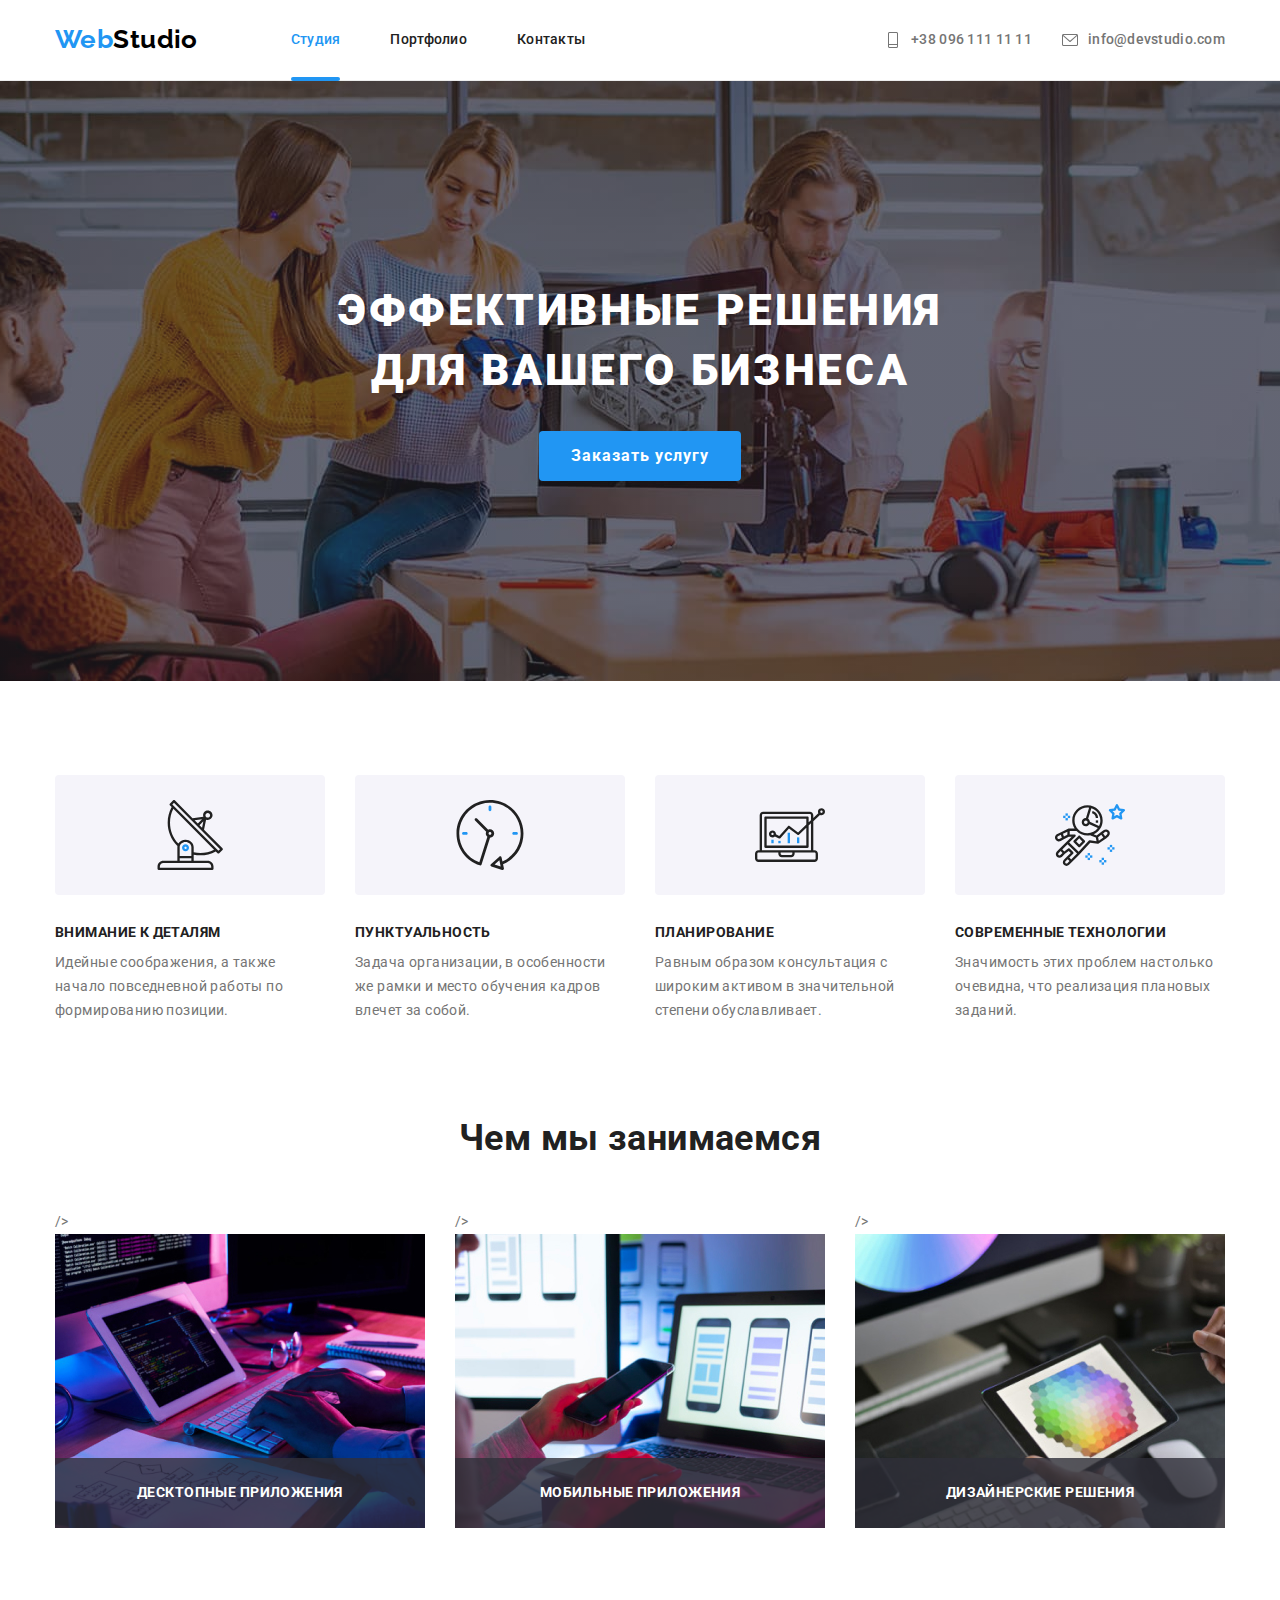
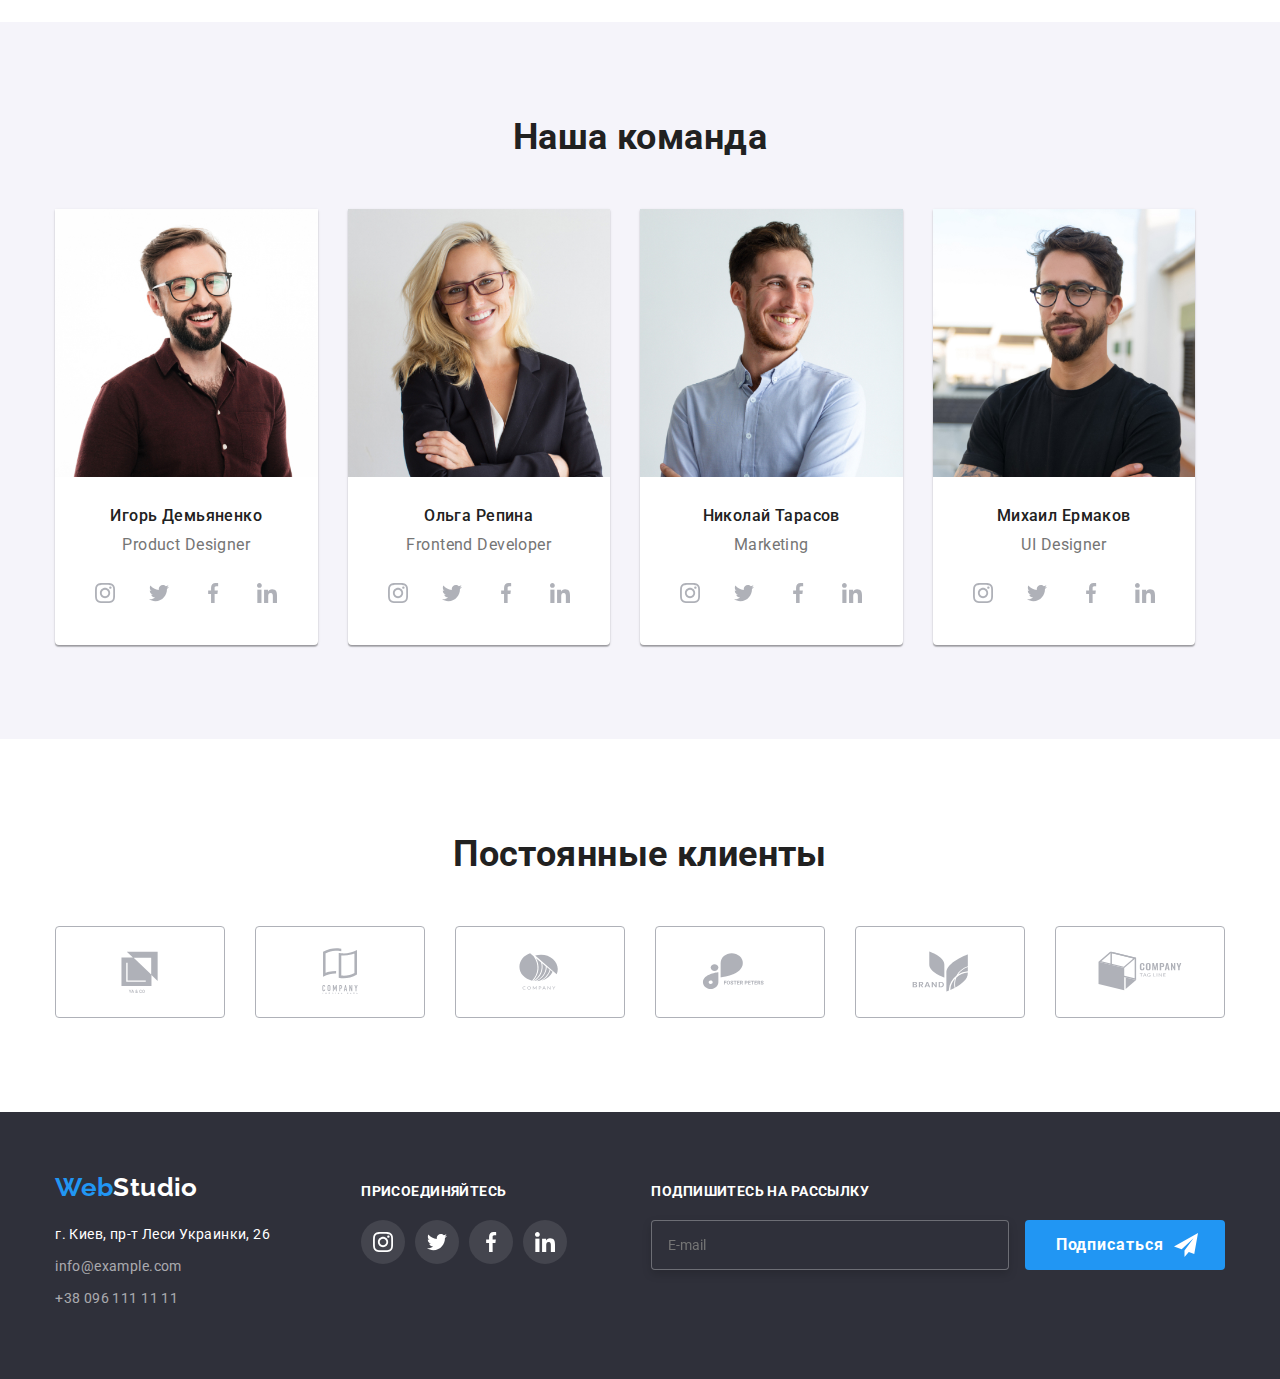
<file: index.html>
<!DOCTYPE html>
<html lang="ru">
	<head>
		<meta charset="UTF-8" />
		<meta http-equiv="X-UA-Compatible" content="IE=edge" />
		<meta name="viewport" content="width=device-width, initial-scale=1.0" />
		<title>Web Studio</title>
		<link rel="preconnect" href="https://fonts.googleapis.com" />
		<link rel="preconnect" href="https://fonts.gstatic.com" crossorigin />
		<link
			href="https://fonts.googleapis.com/css2?family=Raleway:wght@700&family=Roboto:wght@400;500;700;900&display=swap"
			rel="stylesheet"
		/>
		<link
			rel="stylesheet"
			href="https://cdnjs.cloudflare.com/ajax/libs/modern-normalize/1.1.0/modern-normalize.min.css"
		/>

		<link rel="stylesheet" href="./css/main.min.css" />
	</head>

	<body>
		<!--!шапка сайта-->
		<header class="header">
			<div class="container">
				<nav class="header__site-nav">
					<a class="logo logo--position-header" href="./index.html"
						>Web<span class="logo__text">Studio</span></a
					>

					<button
						type="button"
						class="menu-btn"
						data-menu-button
						aria-expanded="false"
						aria-controls="menu-container"
					>
						<svg width="20" height="20" aria-label="Переключатель">
							<use class="icon-menu" href="./images/sprite.svg#menu"></use>
							<use
								class="icon-cross"
								href="./images/sprite.svg#close-menu"
							></use>
						</svg>
					</button>
					<div class="menu-container" id="menu-container" data-menu>
						<ul class="header__list">
							<li class="header__item">
								<a class="header__link header__link--current" href="">Студия</a>
							</li>
							<li class="header__item">
								<a class="header__link" href="./portfolio.html">Портфолио</a>
							</li>
							<li class="header__item">
								<a class="header__link" href="">Контакты</a>
							</li>
						</ul>
						<div class="auth-nav">
							<ul class="auth-nav__list">
								<li class="auth-nav__item">
									<a
										class="auth-nav__link auth-nav__link--color"
										href="tel:+380961111111"
									>
										<svg class="auth-nav__icon">
											<use href="./images/sprite.svg#tel"></use>
										</svg>
										+38 096 111 11 11</a
									>
								</li>
								<li class="auth-nav__item">
									<a class="auth-nav__link" href="emailto:info@devstudio.com">
										<svg class="auth-nav__icon">
											<use href="./images/sprite.svg#mail"></use></svg
										>info@devstudio.com
									</a>
								</li>
							</ul>
						</div>
						<ul class="header__menu-list">
							<li class="header__menu-item">
								<a class="header__social" href="">Instagram</a>
							</li>
							<li class="header__menu-item">
								<a class="header__social" href="">Twitter</a>
							</li>
							<li class="header__menu-item">
								<a class="header__social" href="">Facebook</a>
							</li>
							<li class="header__menu-item">
								<a class="header__social" href="">LinkedIn</a>
							</li>
						</ul>
					</div>
				</nav>
			</div>
		</header>
		<main>
			<!--! Герой -->

			<section class="hero">
				<div class="container">
					<h1 class="hero__title">Эффективные решения для вашего бизнеса</h1>
					<button class="button button--hero" data-modal-open>
						Заказать услугу
					</button>
				</div>
			</section>

			<!--! Преймушества benefits-->
			<section class="section benefits">
				<div class="container">
					<h2 hidden>Преймушества</h2>

					<ul class="benefits__list">
						<li class="benefits__item">
							<div class="benefits__container-icon">
								<svg class="benefits__icon">
									<use href="./images/sprite.svg#antenna"></use>
								</svg>
							</div>

							<h3 class="benefits__title">Внимание к деталям</h3>
							<p>
								Идейные соображения, а также начало повседневной работы по
								формированию позиции.
							</p>
						</li>
						<li class="benefits__item">
							<div class="benefits__container-icon">
								<svg class="benefits__icon">
									<use href="./images/sprite.svg#clock"></use>
								</svg>
							</div>

							<h3 class="benefits__title">Пунктуальность</h3>
							<p>
								Задача организации, в особенности же рамки и место обучения
								кадров влечет за собой.
							</p>
						</li>
						<li class="benefits__item">
							<div class="benefits__container-icon">
								<svg class="benefits__icon">
									<use href="./images/sprite.svg#diagram"></use>
								</svg>
							</div>

							<h3 class="benefits__title">Планирование</h3>
							<p>
								Равным образом консультация с широким активом в значительной
								степени обуславливает.
							</p>
						</li>
						<li class="benefits__item">
							<div class="benefits__container-icon">
								<svg class="benefits__icon">
									<use href="./images/sprite.svg#astronaut"></use>
								</svg>
							</div>

							<h3 class="benefits__title">Современные технологии</h3>
							<p>
								Значимость этих проблем настолько очевидна, что реализация
								плановых заданий.
							</p>
						</li>
					</ul>
				</div>
			</section>
			<!--! Чем занимаемся-->
			<section class="section section--padding work">
				<div class="container">
					<h2 class="section__title">Чем мы занимаемся</h2>
					<ul class="work__list">
						<li class="work__item">
							<div class="work__product-thumb">
								<picture>
									<source
										srcset="
											./img/desk/index/work/work-1.jpg     1x,
											./img/desk/index/work/work-1-@2x.jpg 2x
										"
										media="(min-width: 1200px)"
									/>

									/>
									<img
										src="./img/desk/index/work/work-1.jpg"
										alt="верстка, дизайн, внешнее оформление"
										width="370"
										height="294"
									/>
								</picture>

								<p class="work__text">Десктопные приложения</p>
							</div>
						</li>
						<li class="work__item">
							<div class="work__product-thumb">
								<picture>
									<source
										srcset="
											./img/desk/index/work/work-2.jpg     1x,
											./img/desk/index/work/work-2-@2x.jpg 2x
										"
										media="(min-width: 1200px)"
									/>

									/>
									<img
										src="./img/desk/index/work/work-2.jpg"
										alt="верстка, дизайн, внешнее оформление"
										width="370"
										height="294"
									/>
								</picture>

								<p class="work__text">Мобильные приложения</p>
							</div>
						</li>
						<li class="work__item">
							<div class="work__product-thumb">
								<picture>
									<source
										srcset="
											./img/desk/index/work/work-3.jpg     1x,
											./img/desk/index/work/work-3-@2x.jpg 2x
										"
										media="(min-width: 1200px)"
									/>

									/>
									<img
										src="./img/desk/index/work/work-3.jpg"
										alt="верстка, дизайн, внешнее оформление"
										width="370"
										height="294"
									/>
								</picture>

								<p class="work__text">Дизайнерские решения</p>
							</div>
						</li>
					</ul>
				</div>
			</section>
			<!--! Kоманда-->
			<section class="section team">
				<div class="container">
					<h2 class="section__title">Наша команда</h2>
					<ul class="team__list">
						<li class="team__item">
							<picture>
								<source
									srcset="
										./img/desk/index/team/ihor-des.jpg     1x,
										./img/desk/index/team/ihor-des-@2x.jpg 2x
									"
									media="(min-width: 1200px)"
								/>
								<source
									srcset="
										./img/tab/index/team/ihor-tab.jpg    1x,
										./img/tab/index/team/ihor-tab@2x.jpg 2x
									"
									media="(min-width: 768px)"
								/>
								<source
									srcset="
										./img/mob/index/team/ihor-mob.jpg    1x,
										./img/mob/index/team/ihor-mob@2x.jpg 2x
									"
									media="(min-width: 320px)"
								/>
								<img
									src="./img/desk/index/team/ihor-des.jpg"
									alt="Игорь Демьяненко"
									width="450"
								/>
							</picture>

							<div class="team__card">
								<h3 class="team__title">Игорь Демьяненко</h3>
								<p class="team__text" lang="en">Product Designer</p>
								<ul class="social-network">
									<li class="social-network__item">
										<a href="" class="social-network__link">
											<svg class="social-network__icon">
												<use
													href="./images/sprite.svg#instagram"
													width="20"
													height="20"
												></use>
											</svg>
										</a>
									</li>
									<li class="social-network__item">
										<a href="" class="social-network__link">
											<svg class="social-network__icon">
												<use href="./images/sprite.svg#twitter"></use>
											</svg>
										</a>
									</li>
									<li class="social-network__item">
										<a href="" class="social-network__link">
											<svg class="social-network__icon">
												<use href="./images/sprite.svg#facebook"></use>
											</svg>
										</a>
									</li>
									<li class="social-network__item">
										<a href="" class="social-network__link">
											<svg class="social-network__icon">
												<use href="./images/sprite.svg#linkedin"></use>
											</svg>
										</a>
									</li>
								</ul>
							</div>
						</li>
						<li class="team__item">
							<picture>
								<source
									srcset="
										./img/desk/index/team/ola-des.jpg     1x,
										./img/desk/index/team/ola-des-@2x.jpg 2x
									"
									media="(min-width: 1200px)"
								/>
								<source
									srcset="
										./img/tab/index/team/ola-tab.jpg    1x,
										./img/tab/index/team/ola-tab@2x.jpg 2x
									"
									media="(min-width: 768px)"
								/>
								<source
									srcset="
										./img/mob/index/team/ola-mob.jpg    1x,
										./img/mob/index/team/ola-mob@2x.jpg 2x
									"
									media="(min-width: 320px)"
								/>
								<img
									src="./img/desk/index/team/ola-des.jpg"
									alt="Ольга Репина"
									width="450"
								/>
							</picture>

							<div class="team__card">
								<h3 class="team__title">Ольга Репина</h3>
								<p class="team__text" lang="en">Frontend Developer</p>
								<ul class="social-network">
									<li class="social-network__item">
										<a href="" class="social-network__link">
											<svg class="social-network__icon">
												<use href="./images/sprite.svg#instagram"></use>
											</svg>
										</a>
									</li>
									<li class="social-network__item">
										<a href="" class="social-network__link">
											<svg class="social-network__icon">
												<use href="./images/sprite.svg#twitter"></use>
											</svg>
										</a>
									</li>
									<li class="social-network__item">
										<a href="" class="social-network__link">
											<svg class="social-network__icon">
												<use href="./images/sprite.svg#facebook"></use>
											</svg>
										</a>
									</li>
									<li class="social-network__item">
										<a href="" class="social-network__link">
											<svg class="social-network__icon">
												<use href="./images/sprite.svg#linkedin"></use>
											</svg>
										</a>
									</li>
								</ul>
							</div>
						</li>
						<li class="team__item">
							<picture>
								<source
									srcset="
										./img/desk/index/team/nik-des.jpg     1x,
										./img/desk/index/team/nik-des-@2x.png 2x
									"
									media="(min-width: 1200px)"
								/>
								<source
									srcset="
										./img/tab/index/team/nik-tab.jpg    1x,
										./img/tab/index/team/nik-tab@2x.png 2x
									"
									media="(min-width: 768px)"
								/>
								<source
									srcset="
										./img/mob/index/team/nik-mob.jpg    1x,
										./img/mob/index/team/nik-mob@2x.png 2x
									"
									media="(min-width: 320px)"
								/>
								<img
									src="./img/desk/index/team/nik-des.jpg"
									alt="Николай Тарасов"
									width="450"
								/>
							</picture>

							<div class="team__card">
								<h3 class="team__title">Николай Тарасов</h3>
								<p class="team__text" lang="en">Marketing</p>
								<ul class="social-network">
									<li class="social-network__item">
										<a href="" class="social-network__link">
											<svg class="social-network__icon">
												<use
													href="./images/sprite.svg#instagram"
													width="20"
													height="20"
												></use>
											</svg>
										</a>
									</li>
									<li class="social-network__item">
										<a href="" class="social-network__link">
											<svg class="social-network__icon">
												<use href="./images/sprite.svg#twitter"></use>
											</svg>
										</a>
									</li>
									<li class="social-network__item">
										<a href="" class="social-network__link">
											<svg class="social-network__icon">
												<use href="./images/sprite.svg#facebook"></use>
											</svg>
										</a>
									</li>
									<li class="social-network__item">
										<a href="" class="social-network__link">
											<svg class="social-network__icon">
												<use href="./images/sprite.svg#linkedin"></use>
											</svg>
										</a>
									</li>
								</ul>
							</div>
						</li>
						<li class="team__item">
							<picture>
								<source
									srcset="
										./img/desk/index/team/mix-des.jpg     1x,
										./img/desk/index/team/mix-des-@2x.jpg 2x
									"
									media="(min-width: 1200px)"
								/>
								<source
									srcset="
										./img/tab/index/team/mix-tab.jpg    1x,
										./img/tab/index/team/mix-tab@2x.jpg 2x
									"
									media="(min-width: 768px)"
								/>
								<source
									srcset="
										./img/mob/index/team/mix-mob.jpg    1x,
										./img/mob/index/team/mix-mob@2x.jpg 2x
									"
									media="(min-width: 320px)"
								/>
								<img
									src="./img/desk/index/team/mix-des.jpg"
									alt="Михаил Ермаков"
									width="450"
								/>
							</picture>

							<div class="team__card">
								<h3 class="team__title">Михаил Ермаков</h3>
								<p class="team__text" lang="en">UI Designer</p>
								<ul class="social-network">
									<li class="social-network__item">
										<a href="" class="social-network__link">
											<svg class="social-network__icon">
												<use
													href="./images/sprite.svg#instagram"
													width="20"
													height="20"
												></use>
											</svg>
										</a>
									</li>
									<li class="social-network__item">
										<a href="" class="social-network__link">
											<svg class="social-network__icon">
												<use href="./images/sprite.svg#twitter"></use>
											</svg>
										</a>
									</li>
									<li class="social-network__item">
										<a href="" class="social-network__link">
											<svg class="social-network__icon">
												<use href="./images/sprite.svg#facebook"></use>
											</svg>
										</a>
									</li>
									<li class="social-network__item">
										<a href="" class="social-network__link">
											<svg class="social-network__icon">
												<use href="./images/sprite.svg#linkedin"></use>
											</svg>
										</a>
									</li>
								</ul>
							</div>
						</li>
					</ul>
				</div>
			</section>
			<!--! Клиенты -->
			<section class="section clients">
				<div class="container">
					<h2 class="section__title">Постоянные клиенты</h2>
					<ul class="clients__list">
						<li class="clients__item">
							<a href="" class="clients__link">
								<svg class="clients__icon">
									<use href="./images/sprite.svg#client1"></use></svg
							></a>
						</li>
						<li class="clients__item">
							<a href="" class="clients__link">
								<svg class="clients__icon">
									<use href="./images/sprite.svg#client2"></use></svg
							></a>
						</li>
						<li class="clients__item">
							<a href="" class="clients__link">
								<svg class="clients__icon">
									<use href="./images/sprite.svg#client3"></use>
								</svg>
							</a>
						</li>
						<li class="clients__item">
							<a href="" class="clients__link">
								<svg class="clients__icon">
									<use href="./images/sprite.svg#client4"></use>
								</svg>
							</a>
						</li>
						<li class="clients__item">
							<a href="" class="clients__link">
								<svg class="clients__icon">
									<use href="./images/sprite.svg#client5"></use></svg
							></a>
						</li>
						<li class="clients__item">
							<a href="" class="clients__link">
								<svg class="clients__icon">
									<use href="./images/sprite.svg#client6"></use></svg
							></a>
						</li>
					</ul>
				</div>
			</section>
		</main>
		<!--! Подвал сайта -->
		<footer class="footer">
			<div class="container">
				<div class="footer__flex-container">
					<div class="footer__logo-address">
						<a class="logo logo--position" href="./index.html"
							>Web<span class="logo__text logo__text--color">Studio</span></a
						>
						<address class="footer__address">
							<ul class="footer__list">
								<li class="footer__item">
									<a
										class="footer__link footer__link--color-text"
										href="https://goo.gl/maps/qnMu7uc59vrPXKZr5"
										>г. Киев, пр-т Леси Украинки, 26
									</a>
								</li>
								<li class="footer__item">
									<a class="footer__link" href="mailto:info@devstudio.com">
										info@example.com</a
									>
								</li>
								<li class="footer__item">
									<a class="footer__link" href="tel:+380961111111"
										>+38 096 111 11 11</a
									>
								</li>
							</ul>
						</address>
					</div>

					<div class="footer__social">
						<h2 class="footer__title">присоединяйтесь</h2>
						<ul class="social-network">
							<li class="social-network__item">
								<a
									href=""
									class="social-network__link social-network__link--bgc"
								>
									<svg class="social-network__icon social-network__icon--color">
										<use
											href="./images/sprite.svg#instagram"
											width="20"
											height="20"
										></use>
									</svg>
								</a>
							</li>
							<li class="social-network__item">
								<a
									href=""
									class="social-network__link social-network__link--bgc"
								>
									<svg class="social-network__icon social-network__icon--color">
										<use href="./images/sprite.svg#twitter"></use>
									</svg>
								</a>
							</li>
							<li class="social-network__item">
								<a
									href=""
									class="social-network__link social-network__link--bgc"
								>
									<svg class="social-network__icon social-network__icon--color">
										<use href="./images/sprite.svg#facebook"></use>
									</svg>
								</a>
							</li>
							<li class="social-network__item">
								<a
									href=""
									class="social-network__link social-network__link--bgc"
								>
									<svg class="social-network__icon social-network__icon--color">
										<use href="./images/sprite.svg#linkedin"></use>
									</svg>
								</a>
							</li>
						</ul>
					</div>

					<form class="footer__distribution">
						<h3 class="footer__title">Подпишитесь на рассылку</h3>

						<label class="footer__label">
							<input
								class="footer__email"
								name="emil"
								type="email"
								placeholder="E-mail"
							/>
						</label>
						<button type="submit" class="button button--position">
							Подписаться
						</button>
					</form>
				</div>
			</div>
		</footer>
		<!--! Modal -->
		<div class="backdrop is-hidden" data-modal>
			<div class="modal">
				<svg class="modal__icon" data-modal-close>
					<use href="./images/sprite.svg#close"></use>
				</svg>
				<h3 class="modal__title">Оставьте свои данные, мы вам перезвоним</h3>
				<form class="modal__conteiner">
					<p class="modal__text">Имя</p>
					<label class="modal__label">
						<input name="name" class="modal__input" type="text" />
						<svg class="modal__icons" width="12" height="12">
							<use href="./images/sprite.svg#person"></use>
						</svg>
					</label>

					<p class="modal__text">Телефон</p>
					<label class="modal__label">
						<input name="tel" class="modal__input" type="tel" />
						<svg class="modal__icons" width="18" height="18">
							<use href="./images/sprite.svg#phone"></use>
						</svg>
					</label>

					<p class="modal__text">Почта</p>
					<label class="modal__label">
						<input name="email" class="modal__input" type="email" />
						<svg class="modal__icons" width="16" height="16">
							<use href="./images/sprite.svg#email-black"></use>
						</svg>
					</label>

					<p class="modal__text">Комментарий</p>
					<label class="modal__label">
						<textarea
							class="modal__comment"
							name="comment"
							rows="10"
							placeholder="Введите текст"
						></textarea>
					</label>

					<label class="modal__check">
						<input
							type="checkbox"
							name="check"
							class="visually-hidden icon-box"
						/>
						<span class="modal__icon-check"></span>
						Соглашаюсь с рассылкой и принимаю &nbsp
						<a href="index.html" class="modal__checkbox-link">
							Условия договора
						</a>
					</label>

					<button type="submit" class="button button--form">Отправить</button>
				</form>
			</div>
		</div>
		<!-- ! Script -->
		<script src="./js/modal.js"></script>
		<script src="./js/menu.js"></script>
	</body>
</html>
</file>
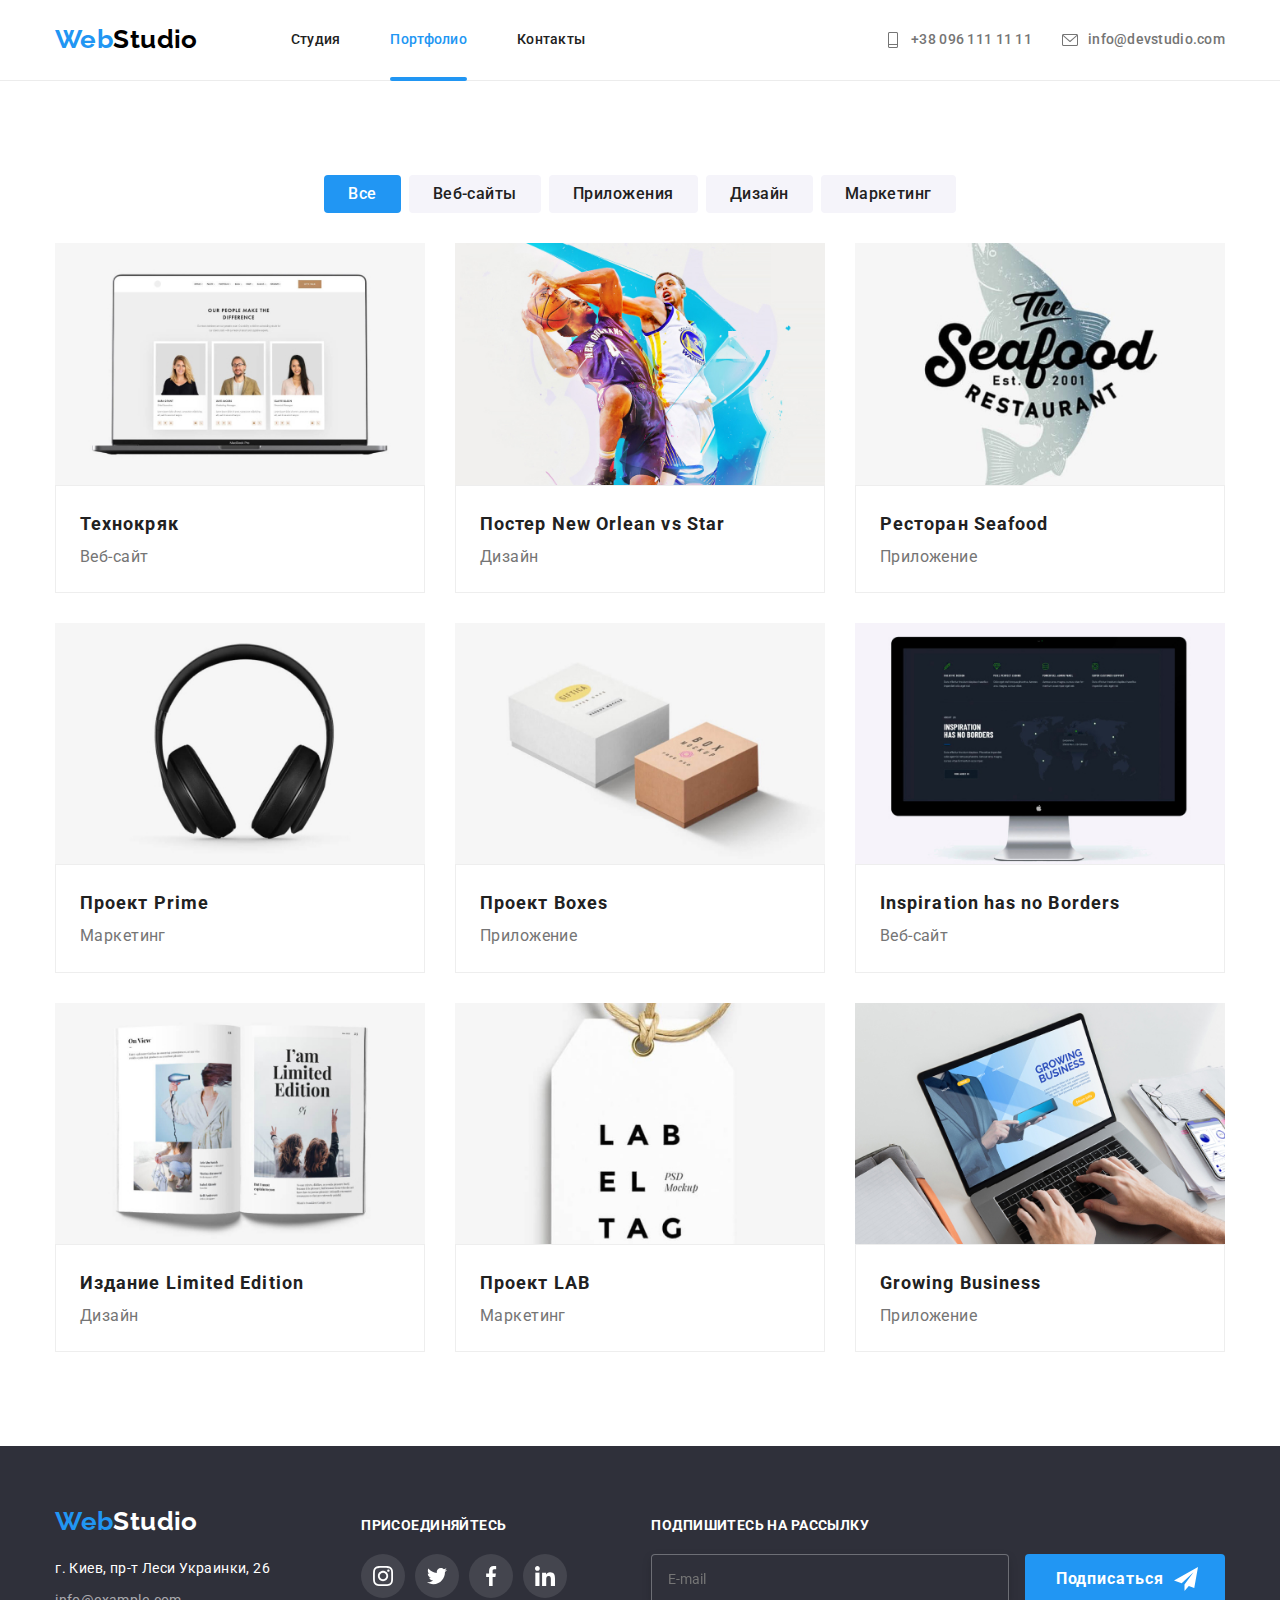
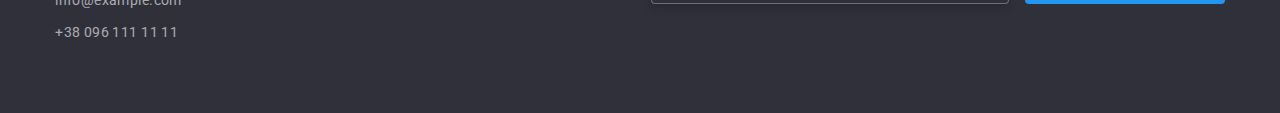
<file: portfolio.html>
<!DOCTYPE html>
<html lang="ru">
	<head>
		<meta charset="UTF-8" />
		<meta http-equiv="X-UA-Compatible" content="IE=edge" />
		<meta name="viewport" content="width=device-width, initial-scale=1.0" />
		<title>Web Studio</title>
		<link rel="preconnect" href="https://fonts.googleapis.com" />
		<link rel="preconnect" href="https://fonts.gstatic.com" crossorigin />
		<link
			href="https://fonts.googleapis.com/css2?family=Raleway:wght@700&family=Roboto:wght@400;500;700;900&display=swap"
			rel="stylesheet"
		/>
		<link
			rel="stylesheet"
			href="https://cdnjs.cloudflare.com/ajax/libs/modern-normalize/1.1.0/modern-normalize.min.css"
		/>

		<link rel="stylesheet" href="./css/main.min.css" />
	</head>

	<body>
		<!--!шапка сайта-->
		<header class="header">
			<div class="container">
				<div class="header__flex-container">
					<nav class="header__site-nav">
						<a class="logo logo--position-header" href="./index.html"
							>Web<span class="logo__text">Studio</span></a
						>

						<button
							type="button"
							class="menu-btn"
							data-menu-button
							aria-expanded="false"
							aria-controls="menu-container"
						>
							<svg width="20" height="20" aria-label="Переключатель">
								<use class="icon-menu" href="./images/sprite.svg#menu"></use>
								<use
									class="icon-cross"
									href="./images/sprite.svg#close-menu"
								></use>
							</svg>
						</button>
						<div class="menu-container" id="menu-container" data-menu>
							<ul class="header__list">
								<li class="header__item">
									<a class="header__link" href="./index.html">Студия</a>
								</li>
								<li class="header__item">
									<a
										class="header__link header__link--current"
										href="./portfolio.html"
										>Портфолио</a
									>
								</li>
								<li class="header__item">
									<a class="header__link" href="">Контакты</a>
								</li>
							</ul>
							<div class="auth-nav">
								<ul class="auth-nav__list">
									<li class="auth-nav__item">
										<a
											class="auth-nav__link auth-nav__link--color"
											href="tel:+380961111111"
										>
											<svg class="auth-nav__icon">
												<use href="./images/sprite.svg#tel"></use>
											</svg>
											+38 096 111 11 11</a
										>
									</li>
									<li class="auth-nav__item">
										<a class="auth-nav__link" href="emailto:info@devstudio.com">
											<svg class="auth-nav__icon">
												<use href="./images/sprite.svg#mail"></use></svg
											>info@devstudio.com
										</a>
									</li>
								</ul>
							</div>
							<ul class="header__menu-list">
								<li>
									<a class="header__social" href="">Instagram</a>
								</li>
								<li>
									<a class="header__social" href="">Twitter</a>
								</li>
								<li>
									<a class="header__social" href="">Facebook</a>
								</li>
								<li>
									<a class="header__social" href="">LinkedIn</a>
								</li>
							</ul>
						</div>
					</nav>
				</div>
			</div>
		</header>
		<main>
			<section class="section portfolio">
				<div class="container">
					<h1 class="visually-hidden">Примеры работ студии</h1>
					<!-- кнопки -->
					<ul class="list-btn">
						<li class="list-btn__item">
							<button type="button" class="btn btn--current">Все</button>
						</li>
						<li class="list-btn__item">
							<button type="button" class="btn">Веб-сайты</button>
						</li>
						<li class="list-btn__item">
							<button type="button" class="btn">Приложения</button>
						</li>
						<li class="list-btn__item">
							<button type="button" class="btn">Дизайн</button>
						</li>
						<li class="list-btn__item">
							<button type="button" class="btn">Маркетинг</button>
						</li>
					</ul>
					<!-- Карточки портфолио -->
					<ul class="portfolio__card-list">
						<li class="portfolio__item">
							<a class="portfolio__link" href="">
								<div class="portfolio__card-thumb">
									<picture>
										<source
											srcset="
												./img/desk/portfolio/img-1-des-.jpg    1x,
												./img/desk/portfolio/img-1-des-@2x.jpg 2x
											"
											media="(min-width: 1200px)"
										/>
										<source
											srcset="
												./img/tab/portfolio/img-1-tab-.jpg    1x,
												./img/tab/portfolio/img-1-tab-@2x.jpg 2x
											"
											media="(min-width: 768px)"
										/>
										<source
											srcset="
												./img/mob/portfolio/img-1-mob-.jpg    1x,
												./img/mob/portfolio/img-1-mob-@2x.jpg 2x
											"
											media="(min-width: 320px)"
										/>
										<img
											src="./img/desk/portfolio/img-1-des-.jpg"
											alt="Веб-сайт"
											height="294"
											width="450"
										/>
									</picture>

									<p class="portfolio__card-text">
										Ресурс предлагает комплексные предложения с разным уровнем
										функционала и сервисов. Все это позволит посетителю получить
										исчерпывающие сведения о компании или частном лице.
									</p>
								</div>
								<div class="portfolio__card-content">
									<h2 class="portfolio__title">Технокряк</h2>
									<p class="portfolio__text">Веб-сайт</p>
								</div>
							</a>
						</li>
						<li class="portfolio__item">
							<a class="portfolio__link" href="">
								<div class="portfolio__card-thumb">
									<picture>
										<source
											srcset="
												./img/desk/portfolio/img-2-des-.jpg    1x,
												./img/desk/portfolio/img-2-des-@2x.jpg 2x
											"
											media="(min-width: 1200px)"
										/>
										<source
											srcset="
												./img/tab/portfolio/img-2-tab-.jpg    1x,
												./img/tab/portfolio/img-2-tab-@2x.jpg 2x
											"
											media="(min-width: 768px)"
										/>
										<source
											srcset="
												./img/mob/portfolio/img-2-mob-.jpg    1x,
												./img/mob/portfolio/img-2-mob-@2x.jpg 2x
											"
											media="(min-width: 320px)"
										/>
										<img
											src="./img/desk/portfolio/img-2-des-.jpg"
											alt="Постер New Orlean vs
							Golden Star"
											height="294"
											width="450"
										/>
									</picture>

									<p class="portfolio__card-text">
										Ресурс предлагает комплексные предложения с разным уровнем
										функционала и сервисов. Все это позволит посетителю получить
										исчерпывающие сведения о компании или частном лице.
									</p>
								</div>
								<div class="portfolio__card-content">
									<h2 class="portfolio__title">Постер New Orlean vs Star</h2>
									<p class="portfolio__text">Дизайн</p>
								</div>
							</a>
						</li>
						<li class="portfolio__item">
							<a class="portfolio__link" href="">
								<div class="portfolio__card-thumb">
									<picture>
										<source
											srcset="
												./img/desk/portfolio/img-3-des-.jpg    1x,
												./img/desk/portfolio/img-3-des-@2x.jpg 2x
											"
											media="(min-width: 1200px)"
										/>
										<source
											srcset="
												./img/tab/portfolio/img-3-tab-.jpg    1x,
												./img/tab/portfolio/img-3-tab-@2x.jpg 2x
											"
											media="(min-width: 768px)"
										/>
										<source
											srcset="
												./img/mob/portfolio/img-3-mob-.jpg    1x,
												./img/mob/portfolio/img-3-mob-@2x.jpg 2x
											"
											media="(min-width: 320px)"
										/>
										<img
											src="./img/desk/portfolio/img-3-des-.jpg"
											alt="Приложение Ресторан
							Seafood"
											height="294"
											width="450"
										/>
									</picture>

									<p class="portfolio__card-text">
										Ресурс предлагает комплексные предложения с разным уровнем
										функционала и сервисов. Все это позволит посетителю получить
										исчерпывающие сведения о компании или частном лице.
									</p>
								</div>
								<div class="portfolio__card-content">
									<h2 class="portfolio__title">Ресторан Seafood</h2>
									<p class="portfolio__text">Приложение</p>
								</div>
							</a>
						</li>
						<li class="portfolio__item">
							<a class="portfolio__link" href="">
								<div class="portfolio__card-thumb">
									<picture>
										<source
											srcset="
												./img/desk/portfolio/img-4-des-.jpg    1x,
												./img/desk/portfolio/img-4-des-@2x.jpg 2x
											"
											media="(min-width: 1200px)"
										/>
										<source
											srcset="
												./img/tab/portfolio/img-4-tab-.jpg    1x,
												./img/tab/portfolio/img-4-tab-@2x.jpg 2x
											"
											media="(min-width: 768px)"
										/>
										<source
											srcset="
												./img/mob/portfolio/img-4-mob-.jpg    1x,
												./img/mob/portfolio/img-4-mob-@2x.jpg 2x
											"
											media="(min-width: 320px)"
										/>
										<img
											src="./img/desk/portfolio/img-4-des-.jpg"
											alt="Проект Prime"
											height="294"
											width="450"
										/>
									</picture>

									<p class="portfolio__card-text">
										Ресурс предлагает комплексные предложения с разным уровнем
										функционала и сервисов. Все это позволит посетителю получить
										исчерпывающие сведения о компании или частном лице.
									</p>
								</div>
								<div class="portfolio__card-content">
									<h2 class="portfolio__title">Проект Prime</h2>
									<p class="portfolio__text">Маркетинг</p>
								</div>
							</a>
						</li>
						<li class="portfolio__item">
							<a class="portfolio__link" href="">
								<div class="portfolio__card-thumb">
									<picture>
										<source
											srcset="
												./img/desk/portfolio/img-5-des-.jpg    1x,
												./img/desk/portfolio/img-5-des-@2x.jpg 2x
											"
											media="(min-width: 1200px)"
										/>
										<source
											srcset="
												./img/tab/portfolio/img-5-tab-.jpg    1x,
												./img/tab/portfolio/img-5-tab-@2x.jpg 2x
											"
											media="(min-width: 768px)"
										/>
										<source
											srcset="
												./img/mob/portfolio/img-5-mob-.jpg    1x,
												./img/mob/portfolio/img-5-mob-@2x.jpg 2x
											"
											media="(min-width: 320px)"
										/>
										<img
											src="./img/desk/portfolio/img-5-des-.jpg"
											alt="Проект Boxes"
											height="294"
											width="450"
										/>
									</picture>

									<p class="portfolio__card-text">
										Ресурс предлагает комплексные предложения с разным уровнем
										функционала и сервисов. Все это позволит посетителю получить
										исчерпывающие сведения о компании или частном лице.
									</p>
								</div>

								<div class="portfolio__card-content">
									<h2 class="portfolio__title">Проект Boxes</h2>
									<p class="portfolio__text">Приложение</p>
								</div>
							</a>
						</li>
						<li class="portfolio__item">
							<a class="portfolio__link" href="">
								<div class="portfolio__card-thumb">
									<picture>
										<source
											srcset="
												./img/desk/portfolio/img-6-des-.jpg    1x,
												./img/desk/portfolio/img-6-des-@2x.jpg 2x
											"
											media="(min-width: 1200px)"
										/>
										<source
											srcset="
												./img/tab/portfolio/img-6-tab-.jpg    1x,
												./img/tab/portfolio/img-6-tab-@2x.jpg 2x
											"
											media="(min-width: 768px)"
										/>
										<source
											srcset="
												./img/mob/portfolio/img-6-mob-.jpg    1x,
												./img/mob/portfolio/img-6-mob-@2x.jpg 2x
											"
											media="(min-width: 320px)"
										/>
										<img
											src="./img/desk/portfolio/img-6-des-.jpg"
											alt="Inspiration has no
							Borders"
											height="294"
											width="450"
										/>
									</picture>

									<p class="portfolio__card-text">
										Ресурс предлагает комплексные предложения с разным уровнем
										функционала и сервисов. Все это позволит посетителю получить
										исчерпывающие сведения о компании или частном лице.
									</p>
								</div>

								<div class="portfolio__card-content">
									<h2 class="portfolio__title">Inspiration has no Borders</h2>
									<p class="portfolio__text">Веб-сайт</p>
								</div>
							</a>
						</li>
						<li class="portfolio__item">
							<a class="portfolio__link" href="">
								<div class="portfolio__card-thumb">
									<picture>
										<source
											srcset="
												./img/desk/portfolio/img-7-des-.jpg    1x,
												./img/desk/portfolio/img-7-des-@2x.jpg 2x
											"
											media="(min-width: 1200px)"
										/>
										<source
											srcset="
												./img/tab/portfolio/img-7-tab-.jpg    1x,
												./img/tab/portfolio/img-7-tab-@2x.jpg 2x
											"
											media="(min-width: 768px)"
										/>
										<source
											srcset="
												./img/mob/portfolio/img-7-mob-.jpg    1x,
												./img/mob/portfolio/img-7-mob-@2x.jpg 2x
											"
											media="(min-width: 320px)"
										/>
										<img
											src="./img/desk/portfolio/img-7-des-.jpg"
											alt="Издание Limited
							Edition"
											height="294"
											width="450"
										/>
									</picture>

									<p class="portfolio__card-text">
										Ресурс предлагает комплексные предложения с разным уровнем
										функционала и сервисов. Все это позволит посетителю получить
										исчерпывающие сведения о компании или частном лице.
									</p>
								</div>

								<div class="portfolio__card-content">
									<h2 class="portfolio__title">Издание Limited Edition</h2>
									<p class="portfolio__text">Дизайн</p>
								</div>
							</a>
						</li>
						<li class="portfolio__item">
							<a class="portfolio__link" href="">
								<div class="portfolio__card-thumb">
									<picture>
										<source
											srcset="
												./img/desk/portfolio/img-8-des-.jpg    1x,
												./img/desk/portfolio/img-8-des-@2x.jpg 2x
											"
											media="(min-width: 1200px)"
										/>
										<source
											srcset="
												./img/tab/portfolio/img-8-tab-.jpg    1x,
												./img/tab/portfolio/img-8-tab-@2x.jpg 2x
											"
											media="(min-width: 768px)"
										/>
										<source
											srcset="
												./img/mob/portfolio/img-8-mob-.jpg    1x,
												./img/mob/portfolio/img-8-mob-@2x.jpg 2x
											"
											media="(min-width: 320px)"
										/>
										<img
											src="./img/desk/portfolio/img-8-des-.jpg"
											alt="Проект LAB"
											height="294"
											width="450"
										/>
									</picture>

									<p class="portfolio__card-text">
										Ресурс предлагает комплексные предложения с разным уровнем
										функционала и сервисов. Все это позволит посетителю получить
										исчерпывающие сведения о компании или частном лице.
									</p>
								</div>

								<div class="portfolio__card-content">
									<h2 class="portfolio__title">Проект LAB</h2>
									<p class="portfolio__text">Маркетинг</p>
								</div>
							</a>
						</li>
						<li class="portfolio__item">
							<a class="portfolio__link" href="">
								<div class="portfolio__card-thumb">
									<picture>
										<source
											srcset="
												./img/desk/portfolio/img-9-des-.jpg    1x,
												./img/desk/portfolio/img-9-des-@2x.jpg 2x
											"
											media="(min-width: 1200px)"
										/>
										<source
											srcset="
												./img/tab/portfolio/img-9-tab-.jpg    1x,
												./img/tab/portfolio/img-9-tab-@2x.jpg 2x
											"
											media="(min-width: 768px)"
										/>
										<source
											srcset="
												./img/mob/portfolio/img-9-mob-.jpg    1x,
												./img/mob/portfolio/img-9-mob-@2x.jpg 2x
											"
											media="(min-width: 320px)"
										/>
										<img
											src="./img/desk/portfolio/img-9-des-.jpg"
											alt="Growing
									Business"
											height="294"
											width="450"
										/>
									</picture>

									<p class="portfolio__card-text">
										Ресурс предлагает комплексные предложения с разным уровнем
										функционала и сервисов. Все это позволит посетителю получить
										исчерпывающие сведения о компании или частном лице.
									</p>
								</div>

								<div class="portfolio__card-content">
									<h2 class="portfolio__title">Growing Business</h2>
									<p class="portfolio__text">Приложение</p>
								</div>
							</a>
						</li>
					</ul>
				</div>
			</section>
		</main>
		<!-- подвал сайта -->
		<!--! Подвал сайта -->
		<footer class="footer">
			<div class="container">
				<div class="footer__flex-container">
					<div class="footer__logo-address">
						<a class="logo logo--position" href="./index.html"
							>Web<span class="logo__text logo__text--color">Studio</span></a
						>
						<address class="footer__address">
							<ul class="footer__list">
								<li class="footer__item">
									<a
										class="footer__link footer__link--color-text"
										href="https://goo.gl/maps/qnMu7uc59vrPXKZr5"
										>г. Киев, пр-т Леси Украинки, 26
									</a>
								</li>
								<li class="footer__item">
									<a class="footer__link" href="mailto:info@devstudio.com">
										info@example.com</a
									>
								</li>
								<li class="footer__item">
									<a class="footer__link" href="tel:+380961111111"
										>+38 096 111 11 11</a
									>
								</li>
							</ul>
						</address>
					</div>

					<div class="footer__social">
						<h2 class="footer__title">присоединяйтесь</h2>
						<ul class="social-network">
							<li class="social-network__item">
								<a
									href=""
									class="social-network__link social-network__link--bgc"
								>
									<svg class="social-network__icon social-network__icon--color">
										<use
											href="./images/sprite.svg#instagram"
											width="20"
											height="20"
										></use>
									</svg>
								</a>
							</li>
							<li class="social-network__item">
								<a
									href=""
									class="social-network__link social-network__link--bgc"
								>
									<svg class="social-network__icon social-network__icon--color">
										<use href="./images/sprite.svg#twitter"></use>
									</svg>
								</a>
							</li>
							<li class="social-network__item">
								<a
									href=""
									class="social-network__link social-network__link--bgc"
								>
									<svg class="social-network__icon social-network__icon--color">
										<use href="./images/sprite.svg#facebook"></use>
									</svg>
								</a>
							</li>
							<li class="social-network__item">
								<a
									href=""
									class="social-network__link social-network__link--bgc"
								>
									<svg class="social-network__icon social-network__icon--color">
										<use href="./images/sprite.svg#linkedin"></use>
									</svg>
								</a>
							</li>
						</ul>
					</div>

					<form class="footer__distribution">
						<h3 class="footer__title">Подпишитесь на рассылку</h3>

						<label class="footer__label">
							<input
								class="footer__email"
								name="emil"
								type="email"
								placeholder="E-mail"
							/>
						</label>
						<button type="submit" class="button button--position">
							Подписаться
						</button>
					</form>
				</div>
			</div>
		</footer>
		<script src="./js/menu.js"></script>
	</body>
</html>
</file>
<file: css/main.min.css>
:root{--anmation: 250ms cubic-bezier(0.4, 0, 0.2, 1);--primary-text-color: #757575;--title-text-color: #212121;--accent-color: #2196f3;--primary-white-color: #ffffff;--primary-bg-color: #f5f4fa;--bgc-color-section: #2f303a;--background-color-primary: #e5e5e5;--primary-black-color: #000000;--text-color-a-canal: rgba(255, 255, 255, 0.6);--card-set-gap: 30px}.visually-hidden{position:absolute;white-space:nowrap;width:1px;height:1px;overflow:hidden;border:0;padding:0;clip:rect(0 0 0 0);-webkit-clip-path:inset(50%);clip-path:inset(50%);margin:-1px}h1,h2,h3,p{margin:0;padding:0}ol,ul{list-style:none;padding:0;margin:0}body{color:var(--primary-text-color);background-color:var(--primary-white-color);font-family:Roboto, sans-serif;letter-spacing:0.03em;font-size:14px;line-height:1.71;font-weight:400}body.modal-open{overflow:hidden}img{display:block;max-width:100%;height:auto}.section{padding-top:60px;padding-bottom:60px}@media screen and (min-width: 1200px){.section{padding-top:94px;padding-bottom:94px}}.section__title{margin-bottom:30px;font-weight:700;font-size:28px;line-height:1.2;text-align:center;color:var(--title-text-color)}@media screen and (min-width: 1200px){.section__title{margin-bottom:50px;font-size:36px}}.container{padding-left:15px;padding-right:15px;margin-right:auto;margin-left:auto}@media screen and (min-width: 480px){.container{width:480px}}@media screen and (min-width: 768px){.container{width:768px}}@media screen and (min-width: 1200px){.container{width:1200px}}.button{display:inline-block;min-width:200px;min-height:50px;font-weight:700;font-size:16px;line-height:1.88;letter-spacing:0.06em;cursor:pointer;border-radius:4px;border:none;background:var(--accent-color);color:var(--primary-white-color);-webkit-transition:background-color var(--anmation),color var(--anmation);transition:background-color var(--anmation),color var(--anmation)}.button:hover,.button:focus{background:#188ce8;-webkit-box-shadow:0px 4px 4px rgba(0,0,0,0.15);box-shadow:0px 4px 4px rgba(0,0,0,0.15)}.button--hero{padding:10px 32px}.btn{padding:6px 24px;font-weight:500;font-size:16px;line-height:1.62;letter-spacing:0.03em;color:var(--title-text-color);background:var(--primary-bg-color);border-radius:4px;border:none;-webkit-transition:color var(--anmation),background-color var(--anmation);transition:color var(--anmation),background-color var(--anmation)}.btn:hover,.btn:focus{color:var(--primary-white-color);background-color:var(--accent-color);-webkit-box-shadow:0px 3px 1px rgba(0,0,0,0.1),0px 1px 2px rgba(0,0,0,0.08),0px 2px 2px rgba(0,0,0,0.12);box-shadow:0px 3px 1px rgba(0,0,0,0.1),0px 1px 2px rgba(0,0,0,0.08),0px 2px 2px rgba(0,0,0,0.12)}.btn--current{background-color:var(--accent-color);color:var(--primary-white-color)}.list-btn{margin-bottom:40px;display:-webkit-box;display:-ms-flexbox;display:flex}@media screen and (min-width: 1200px){.list-btn{-webkit-box-pack:center;-ms-flex-pack:center;justify-content:center}}@media screen and (min-width: 768px){.list-btn{margin-bottom:30px}}@media screen and (max-width: 1199px){.list-btn{-ms-flex-wrap:wrap;flex-wrap:wrap;-webkit-box-pack:center;-ms-flex-pack:center;justify-content:center}}.list-btn__item:not(:last-child){margin-bottom:15px;margin-right:8px}@media screen and (min-width: 768px){.list-btn__item:not(:last-child){margin-bottom:0}}.list-btn__item:nth-child(4){margin-bottom:0}.button--position{position:relative;padding:0;padding-right:30px}@media screen and (max-width: 1199px){.button--position{display:block;margin-right:auto;margin-left:auto;margin-top:20px}}.button--position::after{content:' ';width:24px;height:24px;top:13px;position:absolute;margin-left:10px;background-image:url(../images/telegram.svg)}.button--form{display:block;margin-right:auto;margin-left:auto}.menu-btn{display:none}@media screen and (max-width: 767px){.menu-btn{display:block;position:fixed;z-index:99;top:10px;right:15px;padding:5px;border:none;background-color:transparent}.menu-btn .icon-cross{display:none}.menu-btn.is-open .icon-cross{display:block}.menu-btn.is-open .icon-menu{display:none}}.social-network{display:-webkit-box;display:-ms-flexbox;display:flex;-webkit-box-pack:center;-ms-flex-pack:center;justify-content:center}.social-network__icon{display:block;width:20px;height:20px;fill:#afb1b8}.social-network__icon--color{fill:var(--primary-white-color)}.social-network__item{border-radius:50%;-webkit-transition:background-color var(--anmation);transition:background-color var(--anmation)}.social-network__item:hover,.social-network__item:focus{background-color:var(--accent-color)}.social-network__item:not(:last-child){margin-right:10px}.social-network__link{display:-webkit-box;display:-ms-flexbox;display:flex;width:44px;height:44px;-webkit-box-pack:center;-ms-flex-pack:center;justify-content:center;-webkit-box-align:center;-ms-flex-align:center;align-items:center;-webkit-transition:color var(--anmation);transition:color var(--anmation)}.social-network__link--bgc{background-color:rgba(255,255,255,0.1);border-radius:50%;-webkit-transition:background-color var(--accent-color);transition:background-color var(--accent-color)}.social-network__item:hover .social-network__icon,.social-network__item:focus .social-network__icon{fill:var(--primary-white-color)}.logo{color:var(--accent-color);font-family:Raleway, sans-serif;font-weight:700;font-size:24px;line-height:1.2;text-decoration:none}@media screen and (min-width: 768px){.logo{margin-right:88px;display:-webkit-box;display:-ms-flexbox;display:flex;-webkit-box-align:center;-ms-flex-align:center;align-items:center}}@media screen and (min-width: 1200px){.logo{margin-right:93px;font-size:26px}}.logo__text{color:var(--primary-black-color)}.logo__text--color{color:var(--primary-white-color)}.logo--position{text-align:center;display:block}@media screen and (min-width: 768px) and (max-width: 1199px){.logo--position{margin-right:0}}.logo--position-header{padding-top:16px;padding-bottom:16px}.backdrop{position:fixed;top:0;left:0;width:100%;height:100%;padding:90px 15px;background:rgba(0,0,0,0.2);opacity:1;-webkit-transition:opacity var(--anmation);transition:opacity var(--anmation);overflow-y:scroll}.backdrop.is-hidden{opacity:0;pointer-events:none}.backdrop.is-hidden .modal{-webkit-transform:scale(0.9) translate(-50%, -50%);transform:scale(0.9) translate(-50%, -50%)}.modal{position:relative;background-color:var(--primary-white-color);-webkit-box-shadow:0px 1px 3px rgba(0,0,0,0.12),0px 1px 1px rgba(0,0,0,0.14),0px 2px 1px rgba(0,0,0,0.2);box-shadow:0px 1px 3px rgba(0,0,0,0.12),0px 1px 1px rgba(0,0,0,0.14),0px 2px 1px rgba(0,0,0,0.2);border-radius:4px}@media screen and (min-width: 480px){.modal{position:absolute;left:50%;-webkit-transform:scale(1) translate(-50%);transform:scale(1) translate(-50%);-webkit-transition:-webkit-transform var(--anmation);transition:-webkit-transform var(--anmation);transition:transform var(--anmation);transition:transform var(--anmation), -webkit-transform var(--anmation);width:450px;height:609px}}@media screen and (min-width: 480px) and (min-height: 609px){.modal{top:50%;-webkit-transform:scale(1) translate(-50%, -50%);transform:scale(1) translate(-50%, -50%)}}@media screen and (min-width: 1200px){.modal{height:581px;width:528px}}.modal__icon{position:absolute;top:8px;right:8px;width:30px;height:30px;cursor:pointer;fill:currentColor;color:var(--primary-black-color)}.modal__icon:hover,.modal__icon:hover{fill:var(--accent-color)}.modal__title{padding:40px 40px 12px 40px;font-weight:700;font-size:20px;line-height:0.9;text-align:center;color:var(--title-text-color)}.modal__conteiner{padding-right:15px;padding-bottom:40px;padding-left:15px}@media screen and (min-width: 1200px){.modal__conteiner{padding-right:40px;padding-bottom:40px;padding-left:40px}}.modal__text{margin-bottom:4px;font-size:12px;line-height:1.1;letter-spacing:0.01em}.modal__label{position:relative}.modal__input{padding-left:42px;width:100%;height:40px;margin-bottom:10px;border:1px solid rgba(33,33,33,0.2);border-radius:4px;outline:none;-webkit-transition:border var(--anmation);transition:border var(--anmation)}@media screen and (min-width: 1200px){.modal__input{min-width:448px}}.modal__input:focus,.modal__input:hover{border:1px solid var(--accent-color)}.modal__icons{position:absolute;top:50%;left:12px;-webkit-transform:translateY(-50%);transform:translateY(-50%);-webkit-transition:fill var(--anmation);transition:fill var(--anmation)}.modal__input:hover+.modal__icons,.modal__input:focus+.modal__icons{fill:var(--accent-color)}.modal__icons:hover{fill:var(--accent-color)}.modal__comment{padding-left:16px;padding-top:12px;resize:none;width:100%;height:120px;overflow:auto;outline:none;border-radius:4px}@media screen and (min-width: 1200px){.modal__comment{min-width:448px}}.modal__comment:hover,.modal__comment:focus{border:1px solid var(--accent-color)}.modal__check{display:-webkit-box;display:-ms-flexbox;display:flex;-webkit-box-pack:center;-ms-flex-pack:center;justify-content:center;-webkit-box-align:center;-ms-flex-align:center;align-items:center;margin-top:20px;margin-bottom:30px;font-size:12px;line-height:1.16}@media screen and (min-width: 1200px){.modal__check{font-size:14px;line-height:1.7}}.modal__checkbox-link{color:var(--accent-color)}.modal__icon-check{display:inline-block;margin-left:-3px;margin-right:8px;width:15px;height:15px;border:2px solid var(--title-text-color);border-radius:2px}.icon-box:checked+.modal__icon-check{background-color:var(--accent-color);background-image:url(../images/check.svg);background-repeat:no-repeat;background-position:center;border:transparent}.header{border-bottom:1px solid #ececec;position:relative}.menu-container{display:-webkit-box;display:-ms-flexbox;display:flex;width:100%}@media screen and (min-width: 400px) and (max-width: 767px){.menu-container{padding:18px 0 48px 40px}}@media screen and (max-width: 767px){.menu-container{display:none;position:fixed;overflow:hidden;padding:18px 0 48px 15px;top:0;left:0;height:100%;background:#ffffff;-webkit-box-shadow:0px 4px 8px rgba(0,0,0,0.04),0px 2px 4px rgba(0,0,0,0.08),0px 1px 3px rgba(0,0,0,0.16);box-shadow:0px 4px 8px rgba(0,0,0,0.04),0px 2px 4px rgba(0,0,0,0.08),0px 1px 3px rgba(0,0,0,0.16)}.menu-container.is-open{display:block}}.header__social{font-weight:500;font-size:18px;line-height:1.22;letter-spacing:0.02em;text-decoration:none;color:var(--accent-color)}@media screen and (min-width: 768px){.header__social{display:none}}.header__menu-list{display:-webkit-box;display:-ms-flexbox;display:flex;-ms-flex-wrap:wrap;flex-wrap:wrap}.header__menu-item{padding-bottom:20px;position:relative}@media screen and (min-width: 768px){.header__menu-item{display:none}}.header__menu-item:not(:last-child){margin-right:20px}.header__menu-item:not(:first-child)::before{display:none}@media screen and (min-width: 380px){.header__menu-item:not(:first-child)::before{content:' ';display:block;position:absolute;top:0;left:-11px;width:2px;height:22px;background-color:rgba(33,33,33,0.2)}}.header__list{margin-bottom:250px}@media screen and (min-width: 380px) and (max-width: 767px){.header__list{margin-bottom:300px}}@media screen and (min-width: 767px){.header__list{margin-bottom:0}}.auth-nav{margin-left:auto}@media screen and (min-width: 1200px){.auth-nav{display:-webkit-box;display:-ms-flexbox;display:flex}}@media screen and (min-width: 768px){.auth-nav__list{margin-top:21px}}@media screen and (min-width: 1200px){.auth-nav__list{display:-webkit-box;display:-ms-flexbox;display:flex;margin-top:0}}@media screen and (min-width: 1200px){.auth-nav__item:not(:last-child){margin-right:30px}}.auth-nav__link{color:var(--primary-text-color);font-weight:500;line-height:1.14;letter-spacing:0.02em;text-decoration:none;-webkit-transition:color var(--anmation);transition:color var(--anmation)}@media screen and (min-width: 768px){.auth-nav__link{display:-webkit-box;display:-ms-flexbox;display:flex}}@media screen and (max-width: 767px){.auth-nav__link{font-size:24px;line-height:1.17;margin-bottom:32px;padding:0;display:block}}@media screen and (min-width: 1200px){.auth-nav__link{padding-top:32px;padding-bottom:32px}}.auth-nav__link:hover,.auth-nav__link:focus{color:var(--accent-color)}@media screen and (min-width: 768px){.auth-nav__link--color{padding-bottom:10px}}@media screen and (max-width: 767px){.auth-nav__link--color{font-size:31px;line-height:1.17;color:var(--accent-color)}}.auth-nav__icon{display:none}@media screen and (min-width: 768px){.auth-nav__icon{display:block;fill:currentcolor;height:16px;width:16px;-webkit-box-pack:center;-ms-flex-pack:center;justify-content:center;margin-right:10px}.auth-nav__icon:hover,.auth-nav__icon:focus{fill:var(--accent-color)}}.header__site-nav{display:-webkit-box;display:-ms-flexbox;display:flex}@media screen and (min-width: 768px){.header__list{display:-webkit-box;display:-ms-flexbox;display:flex;-webkit-box-align:center;-ms-flex-align:center;align-items:center}}@media screen and (max-width: 767px){.header__item{margin-bottom:32px}.header__item:last-child{margin-bottom:0}}.header__item:not(:last-child){margin-right:50px}.header__link{display:block;padding-top:32px;padding-bottom:32px;color:var(--title-text-color);font-weight:500;line-height:1.14;letter-spacing:0.02em;text-decoration:none;-webkit-transition:color var(--anmation);transition:color var(--anmation)}@media screen and (max-width: 767px){.header__link{font-size:40px;line-height:1.17;padding:0}}.header__link:hover,.header__link:focus{color:var(--accent-color)}.header__link--current{color:var(--accent-color)}.header__link--current{position:relative}@media screen and (min-width: 768px){.header__link--current::after{content:' ';position:absolute;bottom:-1px;left:0;width:100%;height:4px;border-radius:4px;background-color:var(--accent-color)}}.hero__title{font-size:26px;line-height:1.62;font-weight:900;text-transform:uppercase;letter-spacing:0.06em;text-align:center;max-width:360px;margin:auto;margin-bottom:30px;color:var(--primary-white-color)}@media screen and (min-width: 1200px){.hero__title{font-size:44px;line-height:1.36;max-width:650px}}.hero{margin-left:auto;margin-right:auto;text-align:center;padding:200px 0;max-width:576px;background-color:var(--bgc-color-section);background-position:center;background-repeat:no-repeat;background-size:cover;background-image:-webkit-gradient(linear, left top, left bottom, from(rgba(47,48,58,0.4)), to(rgba(47,48,58,0.4))),url(../images/header-img/header-img-mob.jpg);background-image:linear-gradient(rgba(47,48,58,0.4), rgba(47,48,58,0.4)),url(../images/header-img/header-img-mob.jpg)}@media (min-device-pixel-ratio: 2), (-webkit-min-device-pixel-ratio: 2), (min-resolution: 192dpi), (min-resolution: 2dppx){.hero{background-image:-webkit-gradient(linear, left top, left bottom, from(rgba(47,48,58,0.4)), to(rgba(47,48,58,0.4))),url(../images/header-img/header-img-mob@2x.jpg);background-image:linear-gradient(rgba(47,48,58,0.4), rgba(47,48,58,0.4)),url(../images/header-img/header-img-mob@2x.jpg)}}@media screen and (min-width: 577px){.hero{max-width:960px;background-image:-webkit-gradient(linear, left top, left bottom, from(rgba(47,48,58,0.4)), to(rgba(47,48,58,0.4))),url(../images/header-img/header-img-tab.jpg);background-image:linear-gradient(rgba(47,48,58,0.4), rgba(47,48,58,0.4)),url(../images/header-img/header-img-tab.jpg)}}@media screen and (min-width: 577px) and (min-device-pixel-ratio: 2), screen and (min-width: 577px) and (-webkit-min-device-pixel-ratio: 2), screen and (min-width: 577px) and (min-resolution: 192dpi), screen and (min-width: 577px) and (min-resolution: 2dppx){.hero{background-image:-webkit-gradient(linear, left top, left bottom, from(rgba(47,48,58,0.4)), to(rgba(47,48,58,0.4))),url(../images/header-img/header-img-tab@2x.jpg);background-image:linear-gradient(rgba(47,48,58,0.4), rgba(47,48,58,0.4)),url(../images/header-img/header-img-tab@2x.jpg)}}@media screen and (min-width: 961px){.hero{max-width:1600px;background-image:-webkit-gradient(linear, left top, left bottom, from(rgba(47,48,58,0.4)), to(rgba(47,48,58,0.4))),url(../images/header-img/header-img-des.jpg);background-image:linear-gradient(rgba(47,48,58,0.4), rgba(47,48,58,0.4)),url(../images/header-img/header-img-des.jpg)}}@media screen and (min-width: 961px) and (min-device-pixel-ratio: 2), screen and (min-width: 961px) and (-webkit-min-device-pixel-ratio: 2), screen and (min-width: 961px) and (min-resolution: 192dpi), screen and (min-width: 961px) and (min-resolution: 2dppx){.hero{background-image:-webkit-gradient(linear, left top, left bottom, from(rgba(47,48,58,0.4)), to(rgba(47,48,58,0.4))),url(../images/header-img/header-img-des@2x.jpg);background-image:linear-gradient(rgba(47,48,58,0.4), rgba(47,48,58,0.4)),url(../images/header-img/header-img-des@2x.jpg)}}.benefits__list{-ms-flex-wrap:wrap;flex-wrap:wrap;display:-webkit-box;display:-ms-flexbox;display:flex}@media screen and (min-width: 768px){.benefits__list{margin:-15px}}@media screen and (min-width: 1200px){.benefits__list{margin:0}}@media screen and (max-width: 1199px){.benefits__item:not(:last-child){margin-bottom:30px}}@media screen and (min-width: 768px){.benefits__item{margin:15px;width:calc((100% - 4 * 15px) / 2);height:100%}}@media screen and (min-width: 1200px){.benefits__item{width:270px;margin:0 30px 0 0}.benefits__item:last-child{margin-right:0}}.benefits__container-icon{display:-webkit-box;display:-ms-flexbox;display:flex;-webkit-box-pack:center;-ms-flex-pack:center;justify-content:center;-webkit-box-align:center;-ms-flex-align:center;align-items:center;min-height:120px;margin-bottom:30px;border-radius:4px;background-color:var(--primary-bg-color)}@media screen and (min-width: 1200px){.benefits__container-icon{width:270px}}.benefits__icon{width:70px;height:70px}.benefits__title{margin-bottom:10px;font-weight:700;font-size:14px;line-height:1.14;text-transform:uppercase;color:var(--title-text-color)}@media screen and (max-width: 767px){.benefits__title{text-align:center}}@media screen and (max-width: 1199px){.section.work{display:none}}.work__list{display:-webkit-box;display:-ms-flexbox;display:flex}.work__item:not(:last-child){margin-right:30px}.work__product-thumb{position:relative}.work__text{position:absolute;width:370px;padding-top:27px;padding-bottom:27px;bottom:0;text-align:center;font-weight:700;line-height:1.14;text-transform:uppercase;background:rgba(47,48,58,0.8);color:var(--primary-white-color)}.section--padding{padding-top:0}.team{background:var(--primary-bg-color)}@media screen and (min-width: 768px){.team__list{display:-webkit-box;display:-ms-flexbox;display:flex;-ms-flex-wrap:wrap;flex-wrap:wrap;margin:-15px}}@media screen and (min-width: 1200px){.team__list{margin:0}}.team__item{margin-bottom:30px;-webkit-box-shadow:0px 1px 3px rgba(0,0,0,0.12),0px 1px 1px rgba(0,0,0,0.14),0px 2px 1px rgba(0,0,0,0.2);box-shadow:0px 1px 3px rgba(0,0,0,0.12),0px 1px 1px rgba(0,0,0,0.14),0px 2px 1px rgba(0,0,0,0.2);border-radius:0px 0px 4px 4px;background-color:var(--primary-white-color);text-align:center}@media screen and (min-width: 768px){.team__item{margin:15px;width:calc((100% - 4 * 15px) / 2);height:100%}}@media screen and (min-width: 1200px){.team__item{width:calc((100% - 8 * 15px) / 4);margin:0 30px 0 0}.team__item:last-child{margin-right:0}}.team__item:last-child{margin-right:0}.team__card{padding-bottom:30px;padding-top:30px}.team__title{margin-bottom:10px;font-weight:500;font-size:16px;line-height:1.18;text-align:center;color:var(--title-text-color)}.team__text{margin-bottom:16px;font-size:16px;line-height:1.18}.clients__list{display:-webkit-box;display:-ms-flexbox;display:flex;-ms-flex-wrap:wrap;flex-wrap:wrap}@media screen and (min-width: 1200px){.clients__list{-ms-flex-wrap:nowrap;flex-wrap:nowrap}}@media screen and (max-width: 1199px){.clients__list{margin:-15px}}.clients__item{display:-webkit-box;display:-ms-flexbox;display:flex;-webkit-box-pack:center;-ms-flex-pack:center;justify-content:center;-webkit-box-align:center;-ms-flex-align:center;align-items:center;height:100%;width:calc((100% - 4 * 15px) / 2)}@media screen and (max-width: 1199px){.clients__item{margin:15px}}@media screen and (min-width: 768px){.clients__item{width:calc((100% - 6 * 15px) / 3)}}@media screen and (min-width: 1200px){.clients__item{max-width:170px;margin-right:30px}.clients__item:last-child{margin-right:0}}.clients__link{display:-webkit-box;display:-ms-flexbox;display:flex;border:1px solid #afb1b8;border-radius:4px;width:100%;height:92px;-webkit-box-pack:center;-ms-flex-pack:center;justify-content:center;-webkit-box-align:center;-ms-flex-align:center;align-items:center;-webkit-transition:var(--anmation);transition:var(--anmation)}.clients__link:hover .clients__icon,.clients__link:focus .clients__icon{fill:var(--accent-color)}.clients__link:hover,.clients__list:focus{border-color:var(--accent-color)}.clients__icon{display:block;fill:#afb1b8}.footer{background-color:var(--bgc-color-section);padding-top:60px;padding-bottom:60px}@media screen and (min-width: 768px){.footer__flex-container{display:-webkit-box;display:-ms-flexbox;display:flex;-ms-flex-wrap:wrap;flex-wrap:wrap;-ms-flex-pack:distribute;justify-content:space-around;-webkit-box-align:baseline;-ms-flex-align:baseline;align-items:baseline}}@media screen and (max-width: 1199px){.footer__logo-address{text-align:center}}.footer__address{margin-top:20px}.footer__item{margin-bottom:8px}.footer__link{font-style:normal;text-decoration:none;color:var(--text-color-a-canal);-webkit-transition:color var(--anmation);transition:color var(--anmation)}.footer__link:hover,.footer__link:focus{color:var(--accent-color)}.footer__link--color-text{color:var(--primary-white-color)}@media screen and (max-width: 767px){.footer__list{margin-bottom:60px}}@media screen and (max-width: 1199px){.foot .footer__label{margin-bottom:20px}}@media screen and (min-width: 1200px){.footer__social{margin-left:70px}}.footer__title{margin-bottom:20px;font-weight:700;font-size:14px;line-height:1.14;text-transform:uppercase;color:var(--primary-white-color)}@media screen and (max-width: 1199px){.footer__title{text-align:center}}@media screen and (min-width: 1200px){.footer__distribution{margin-left:84px}}@media screen and (min-width: 768px) and (max-width: 1199px){.footer__distribution{margin-top:60px}}.footer__email{height:50px;width:100%;padding-left:16px;border:1px solid rgba(255,255,255,0.3);-webkit-filter:drop-shadow(0px 4px 4px rgba(0,0,0,0.15));filter:drop-shadow(0px 4px 4px rgba(0,0,0,0.15));border-radius:4px;background:var(--bgc-color-section);outline:none;color:var(--primary-white-color)}@media screen and (min-width: 768px){.footer__email{width:450px}}@media screen and (min-width: 1200px){.footer__email{margin-right:12px;width:358px}}@media screen and (max-width: 767px){.footer__social{margin-bottom:60px}}.portfolio__title{font-weight:700;font-size:18px;line-height:2;letter-spacing:0.06em;color:var(--title-text-color)}.portfolio__text{color:var(--primary-text-color);font-size:16px;line-height:1.88}.portfolio__link{text-decoration:none;display:block}.portfolio__link:hover{-webkit-box-shadow:0px 1px 1px rgba(0,0,0,0.12),0px 4px 4px rgba(0,0,0,0.06),1px 4px 6px rgba(0,0,0,0.16);box-shadow:0px 1px 1px rgba(0,0,0,0.12),0px 4px 4px rgba(0,0,0,0.06),1px 4px 6px rgba(0,0,0,0.16)}.portfolio__card-list{display:-webkit-box;display:-ms-flexbox;display:flex;-ms-flex-wrap:wrap;flex-wrap:wrap}@media screen and (min-width: 768px){.portfolio__card-list{margin:-15px}}.portfolio__card-content{padding-left:24px;padding-right:24px;padding-top:20px;padding-bottom:20px;border:1px solid #eeeeee}.portfolio__item{margin-bottom:30px}.portfolio__item:last-child{margin-bottom:0}@media screen and (min-width: 768px){.portfolio__item{margin:15px;width:calc((100% - 4 * 15px) / 2);height:100%}}@media screen and (min-width: 1200px){.portfolio__item{width:calc((100% - 6 * 15px) / 3)}}.portfolio__item .portfolio__card-text{position:absolute;height:100%;padding:63px 24px;background-color:rgba(33,150,243,0.9);color:var(--primary-white-color);font-size:18px;line-height:1.56;-webkit-transform:translateY(410px);transform:translateY(410px);-webkit-transition:-webkit-transform var(--anmation);transition:-webkit-transform var(--anmation);transition:transform var(--anmation);transition:transform var(--anmation), -webkit-transform var(--anmation)}.portfolio__link:hover .portfolio__card-text,.portfolio__link:focus .portfolio__card-text{-webkit-transform:translateY(0);transform:translateY(0)}.portfolio__card-thumb{position:relative;display:-webkit-box;display:-ms-flexbox;display:flex;overflow:hidden}
/*# sourceMappingURL=main.min.css.map */
</file>
